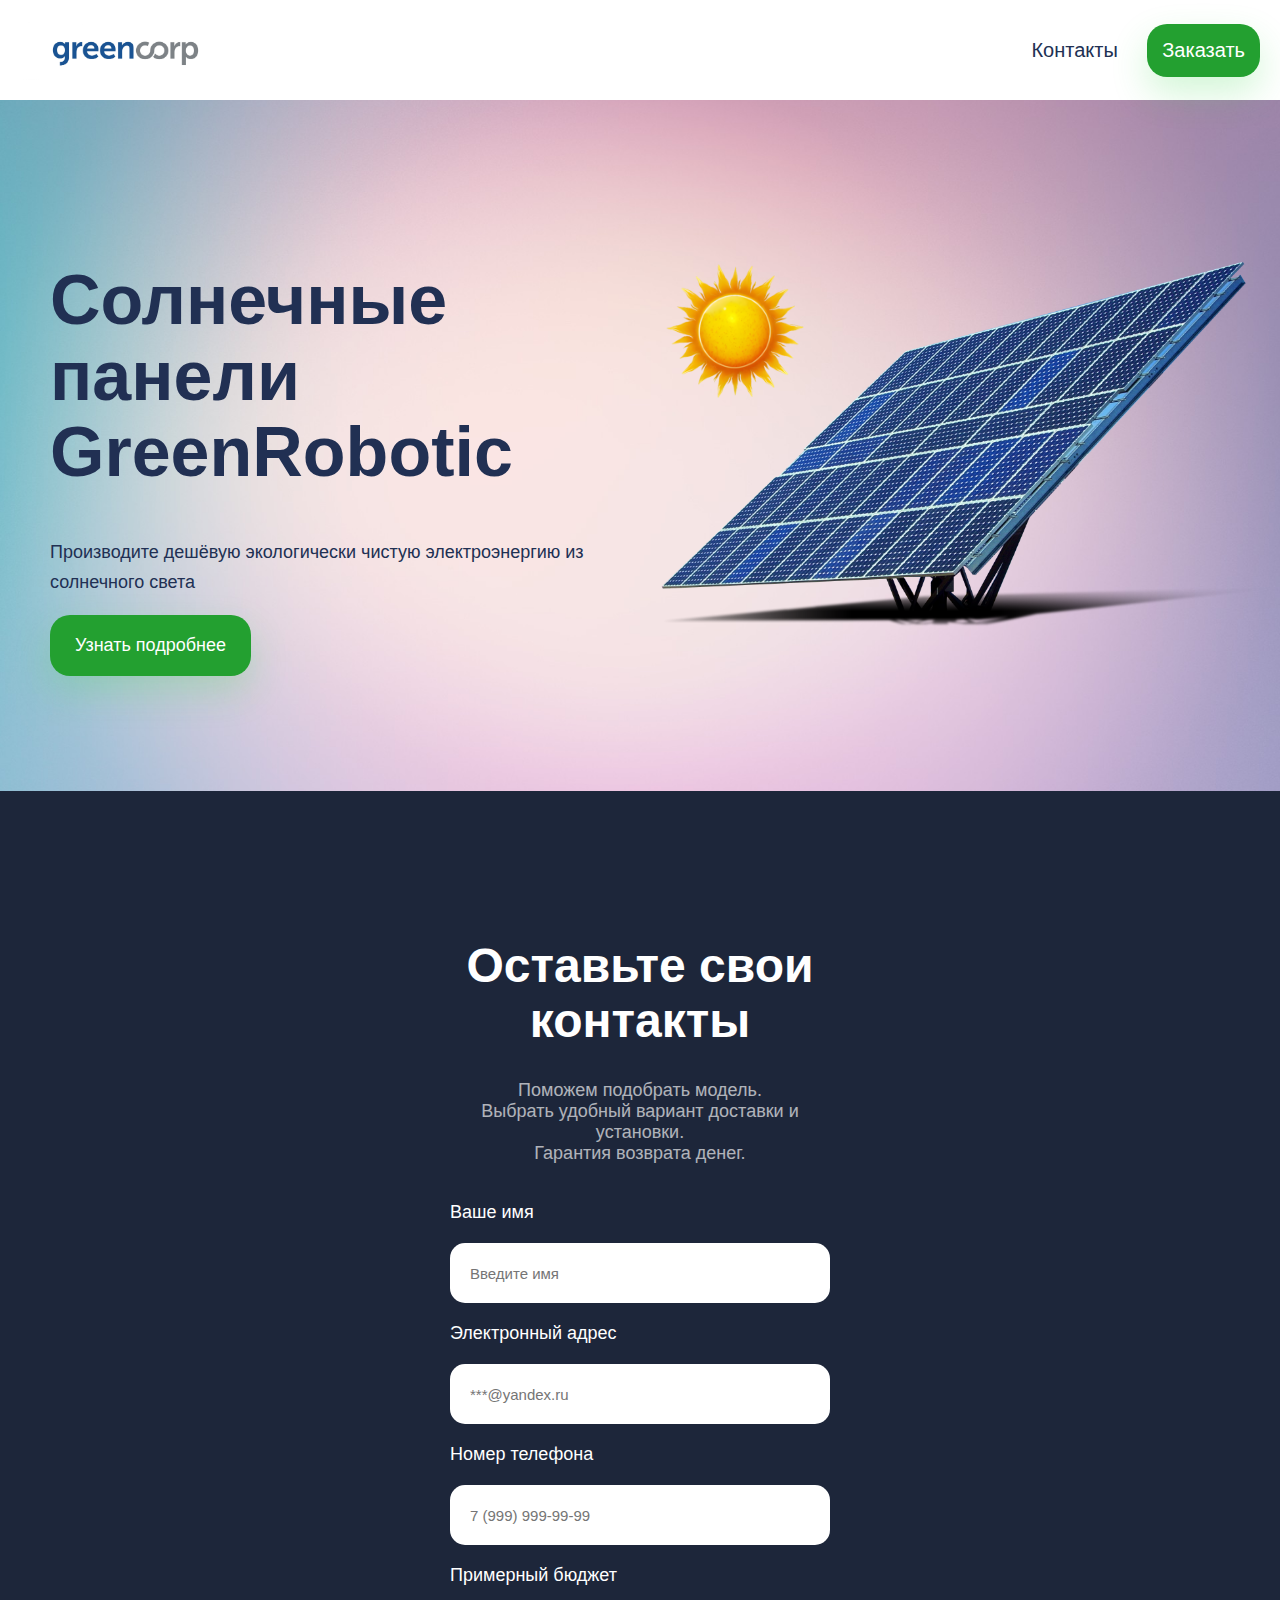
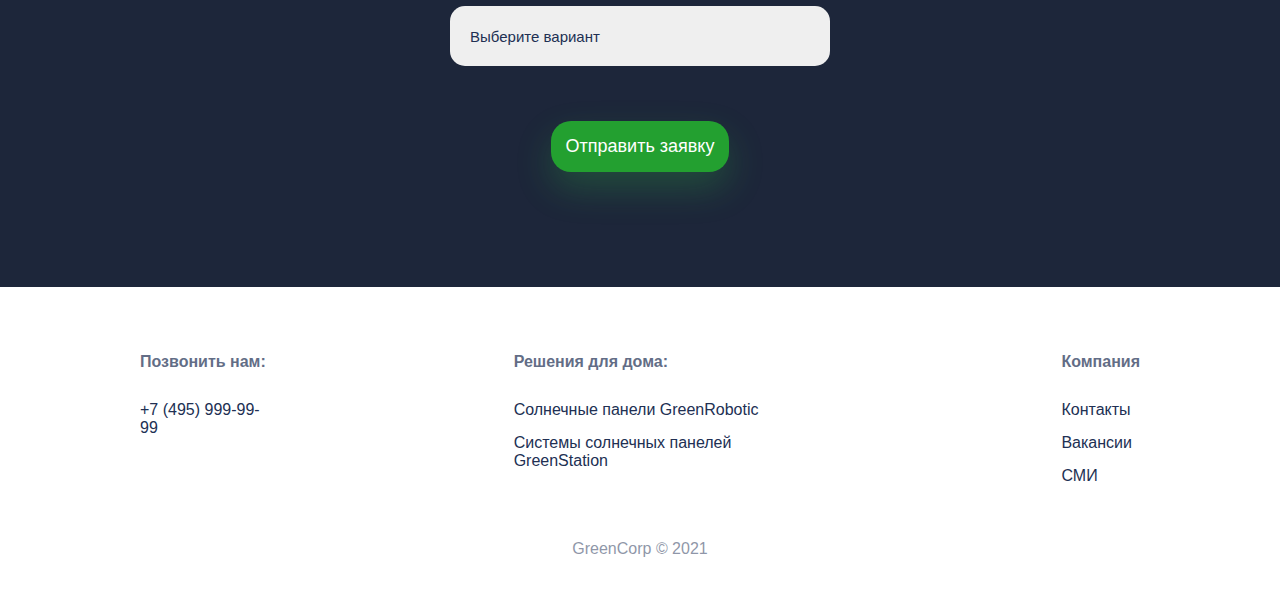
<file: index.html>
<!DOCTYPE html>
<html lang="en">
<head>
  <meta charset="UTF-8">
  <meta name="viewport" content="width=device-width, initial-scale=1.0">
  <title>Document</title>
  <link rel="stylesheet" href="./style.css">
  <link rel="stylesheet" href=" https://fonts.google.com/specimen/Raleway">
</head>
<body>
  <header> 
    <img class="header__logo" src="./img/Greencorp-logo-1-scaled.jpg">
    <div class="header control">
      <a href="#contacts">Контакты</a>
      <button>Заказать</button>
    </div>
  </header>
  <section class="about">
    <div class="about__info">
      <h1>Солнечные панели GreenRobotic</h1>
      <p>Производите дешёвую экологически чистую электроэнергию из солнечного света</p>
      <button>Узнать подробнее</button>
    </div>
    <div class="about__images">
      <img class="about__sun-images" src="./img/sun.png">
      <img class="about__image" src="./img/solar_panel_PNG126.png">
    </div>
  </section>
  <section class="form">
    <div class="form__container"></div>
      <h1>Оставьте свои контакты</h1>
      <p>Поможем подобрать модель. <br>Выбрать удобный вариант доставки и установки. <br>Гарантия возврата денег.</p>
      <form>
        <div class="form__group">
          <label for="name">Ваше имя</label>
            <input type="text" placeholder="Введите имя" id="name">
          <label for="email">Электронный адрес</label>
            <input type="text" placeholder="***@yandex.ru" id="email">
          <label for="phone">Номер телефона</label>
            <input type="number" placeholder="7 (999) 999-99-99" id="phone">
          <label for="budget">Примерный бюджет</label>
          <select id="budget">
            <option>Выберите вариант</option>
            <option value="10–30">10 000₽ – 30 000₽</option>
            <option value="30-60">30 000₽ – 60 000₽</option>
            <option value="60-100">60 000₽ – 100 000₽</option>
            <option value="100+">100 000₽</option>
          </select>
          </div>
          <div><button class="form__submit" type="submit">Отправить заявку</button></div>
        </div>
      </form>
    </div>
  </section>
  <footer>
    <div class="footer__container">
      <div class="footer__group">
        <h3>Позвонить нам:</h3>
        <div class="footer__links">
          <a href="#">+7 (495) 999-99-99</a>
        </div>
      </div>
      <div class="footer__group">
        <h3>Решения для дома:</h3>
          <div class="footer__links">
            <a href="#">Солнечные панели GreenRobotic</a>
            <a href="#">Системы солнечных панелей GreenStation</a>
          </div>
      </div>
      <div class="footer__group">
        <h3>Компания</h3>
          <div class="footer__links">
            <a href="#">Контакты</a>
            <a href="#">Вакансии</a>
            <a href="#">СМИ</a>
          </div>
      </div>
    </div>
    <div class="footer__copyright">GreenCorp © 2021</div>
  </footer>
</body>
</html>
</file>
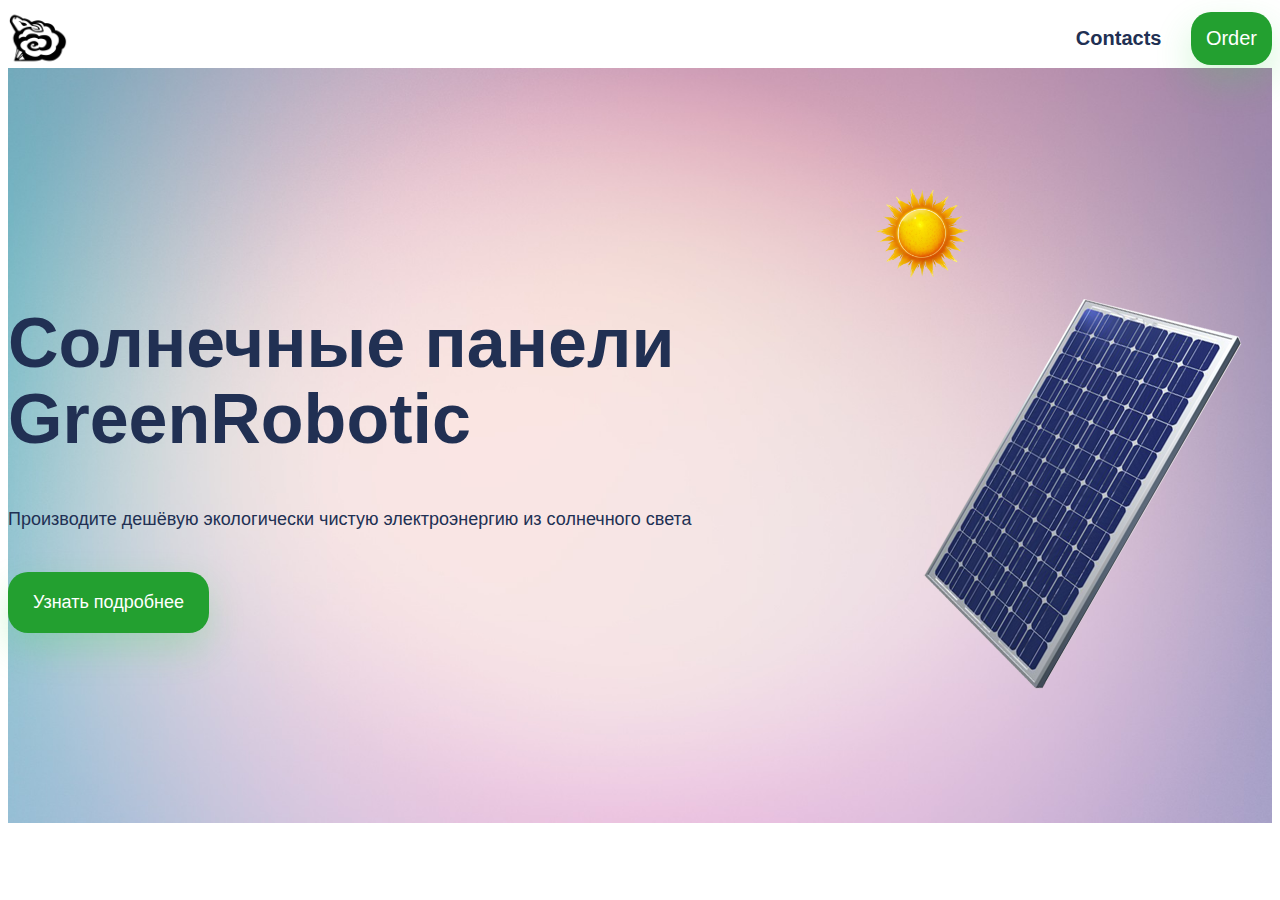
<file: script/index.html>
<!DOCTYPE html>
<html lang="en">
<head>
  <meta charset="UTF-8">
  <meta name="viewport" content="width=device-width, initial-scale=1.0">
  <title>Document</title>
  <link rel="stylesheet" href="../css/style.css">
  <link rel="stylesheet" href=" https://fonts.google.com/specimen/Raleway">
</head>
<body>
  <header>
    <img class="header__logo" src="../img/jhh.png">
    <div class="header control">
      <a href="#contacts">Contacts</a>
      <button>Order</button>
    </div>
  </header>
  <section class="about">
    <div class="about__info">
      <h1>Солнечные панели GreenRobotic</h1>
      <p>Производите дешёвую экологически чистую электроэнергию из солнечного света</p>
      <button>Узнать подробнее</button>
    </div>
    <div class="about__images">
      <img class="about__sun-images" src="../img/sun.png">
      <img class="about__image" src="../img/сол панель.png">
    </div>
  </section>
</body>
</html>
</file>
<file: style.css>
header {
  display: flex;
  justify-content: space-between;
  align-items: center;
  padding: 20px;
  top: 0;
  position: sticky;
  background-color: #ffffff;
  z-index: 1;
}
body {
  font-family: sans-serif;
  color: #213053;
  margin: 0px;
}
.header__logo {
  height: 60px;
}
a {
  text-decoration: none;
  color: #213053;
}
header a {
  font-size: 20px;
  font-weight: 600px;
  margin-right: 25px;
}
button {
  font-family: 'Raleway', sans-serif;
  font-size: 20px;
  color: #fff;
  background-color: #23a030;
  border: none;
  border-radius: 20px;
  cursor: pointer;
  box-shadow: 0 16px 36px rgb(52 213 68 / 22%);
  padding: 15px;
}
.about__image {
  width: 600px;
}
.about__sun-images {
  width: 150px;
  height: 150px;
  position: absolute;
}
.about {
  display: flex;
  justify-content: space-between;
  align-items: center;
  padding-top: 115px;
  padding-bottom: 115px;
  padding-right: 20px;
  padding-left: 15px;
}
.about h1 {
  font-size: 70px;
  line-height: 76px;
}
.about p {
  font-size: 18px;
  line-height: 30px;
  opacity: 0,8;
}
.about button {
  font-size: 18px;
  border-radius: 20px;
  padding: 20px 25px 20px 25px;
} 
.about {
  background: url('./img/фон.jpg') no-repeat;
  background-position: center;
  background-size: cover;
}
.about__info{
  max-width: 550px;
  padding-left: 35px;
}
.form__container{
  width: 550px;
}
.form {
  background-color: #1D263A;
  color: #fff;
  padding-top: 115px;
  padding-bottom: 115px;
  padding-left: 450px;
  padding-right: 450px;
  text-align: center;
}
.form h1 {
  font-size: 48px;
}
.form p {
  font-size: 18px;
  opacity: 0.65;
}
.form__group {
  display: flex;
  flex-direction: column;
  text-align: left;
  font-size: 18px;
  font-weight: 600px;
  padding-bottom: 15px;
}
.form__group input {
  font-size: 15px;
  color: #213053;
  height: 60px;
  padding: 0px 20px 0px 20px;
  border-radius: 15px;
  border: none;
  outline: none;
}
#budget {
  font-size: 15px;
  color: #213053;
  height: 60px;
  padding: 0px 20px 0px 20px;
  border-radius: 15px;
  border: none;
}
.form__submit {
  font-size: 18px;
  font-weight: 600px;
  margin-top: 40px;
}
select {
  appearance: none;
  outline: none;
}
label {
  margin-bottom: 20px;
  margin-top: 20px;
}
button:hover {
  transition: background-color 0.3s ease-in;
  background-color: #f6980c ;
  box-shadow: 0 16px 36px rgba(246 152 12 / 20%)
}
footer {
  padding: 50px 20px 50px 20px;
  font-size: 16px;
  font-weight: 600px;
}
.footer__container {
  display: flex;
  justify-content: center;
}
.footer__group {
  margin-right: 120px;
  margin-left: 120px;
}
.footer__group h3 {
  font-size: 16px;
  opacity: 0.7;
  margin-bottom: 30px;
}
.footer__links {
  display: flex;
  flex-direction: column;
}
.footer__links a {
  margin-bottom: 15px;
}
.footer__copyright {
margin-top: 40px;
text-align: center;
opacity: 0.5;
}
.about__sun-images {
  animation-name: rotate;
  animation-duration: 10s;
  animation-timing-function: linear;
  animation-iteration-count: infinite;
}
@keyframes rotate {
  from { transform:rotate(0deg); }
  to { transform: rotate(360deg); }
}
@media (max-width: 1024px) {
  .header__logo {
    padding-left: 15px;
    padding-right: 15px;
    height: 50px;
  }
  header a {
    font-size: 20px;
    font-weight: 500px;
  }
  header button {
    font-size: 20px;
    border-radius: 20px;
    padding: 20px 35px 20px 35px;
  }
  .header__control {
    padding-left: 20px;
    padding-right: 20px;
  }
  .about {
    padding-top: 60px;
    padding-bottom: 60px;
  }
  .about__info {
    padding-left: 20px;
    padding-right: 20px;
    margin-top: 70px;
    margin-bottom: 125px;
    max-width: 250px;
  }
  .about__images {
    padding-left: 20px;
    padding-right: 20px;
    max-width: 450px;
  }
  .about h1 {
    font-size: 46px;
    line-height: 40px;
  }
  .about p {
    font-size: 24px;
    line-height: 26px;
  } 
  .about__image {
    width: 400px;
  }
  .about__sun-images {
    width: 75px;
    height: 75px;
  }
  .about button {
    font-size: 18px;
    border-radius: 12px;
    padding: 20px 25px 20px 25px;
    margin-top: 25px;
  }
  .form {
    padding-left: 10px;
    padding-right: 10px;
    padding-top: 40px;
    padding-bottom: 40px;
  }
  .form h1 {
    font-size: 46px;
    line-height: 40px;
  }
  .form p {
    font-size: 24px;
  }
  .form__group input {
    font-size: 15px;
    height: 50px;
  }
  #budget {
    font-size: 15px;
    height: 50px;
  }
  label {
    margin-bottom: 10px;
    margin-top: 10px;
    font-size: 12px;
  }
  .form__submit {
    font-size: 24px;
    font-weight: 500px;
    margin-top: 40px;
  }  
  .footer__container{
    padding-left: 10px;
    padding-right: 10px;
    display: flex;
    justify-content: space-between;
  }
  .footer__group {
      margin-right: 10px;
      margin-left: 10px;
  } 
  footer {
    padding: 40px 10px 40px 10px;
    font-size: 12px;
    font-weight: 400px;
  }  
  .footer__group h3 {
    font-size: 20px;
    margin-bottom: 10px;
  }
}
@media (max-width: 720px) {
  .header__logo {
    padding-left: 15px;
    padding-right: 15px;
    height: 50px;
  }
  header a {
    font-size: 20px;
    font-weight: 500px;
  }
  header button {
    font-size: 20px;
    border-radius: 20px;
    padding: 20px 35px 20px 35px;
  }
  .header__control {
    padding-left: 20px;
    padding-right: 20px;
  }
  .about {
    padding-top: 60px;
    padding-bottom: 60px;
  }
  .about__info {
    padding-left: 20px;
    padding-right: 20px;
    margin-top: 70px;
    margin-bottom: 125px;
    max-width: 250px;
  }
  .about__images {
    padding-left: 20px;
    padding-right: 20px;
    max-width: 450px;
  }
  .about h1 {
    font-size: 46px;
    line-height: 40px;
  }
  .about p {
    font-size: 24px;
    line-height: 26px;
  } 
  .about__image {
    width: 300px;
  }
  .about__sun-images {
    width: 65px;
    height: 65px;
  }
  .about button {
    font-size: 18px;
    border-radius: 12px;
    padding: 20px 25px 20px 25px;
    margin-top: 25px;
  }
  .form {
    padding-left: 10px;
    padding-right: 10px;
    padding-top: 40px;
    padding-bottom: 40px;
  }
  .form h1 {
    font-size: 46px;
    line-height: 40px;
  }
  .form p {
    font-size: 24px;
  }
  .form__group input {
    font-size: 15px;
    height: 50px;
  }
  #budget {
    font-size: 15px;
    height: 50px;
  }
  label {
    margin-bottom: 10px;
    margin-top: 10px;
    font-size: 12px;
  }
  .form__submit {
    font-size: 24px;
    font-weight: 500px;
    margin-top: 40px;
  }  
  .footer__container{
    padding-left: 10px;
    padding-right: 10px;
    display: flex;
    justify-content: space-between;
  }
  .footer__group {
      margin-right: 10px;
      margin-left: 10px;
  } 
  footer {
    padding: 40px 10px 40px 10px;
    font-size: 12px;
    font-weight: 400px;
  }  
  .footer__group h3 {
    font-size: 20px;
    margin-bottom: 10px;
  }
}
@media (max-width: 540px) {
  .header__logo {
    padding-left: 10px;
    padding-right: 10px;
    height: 40px;
  }
  header a {
    font-size: 10px;
    font-weight: 400px;
  }
  header button {
    font-size: 10px;
    border-radius: 10px;
    padding: 10px 15px 10px 15px;
  }
  .header__control {
    padding-left: 10px;
    padding-right: 10px;
  }
  .about {
    padding-top: 40px;
    padding-bottom: 40px;
  }
  .about__info {
    padding-left: 10px;
    padding-right: 10px;
    margin-top: 50px;
    margin-bottom: 115px;
    max-width: 100px;
  }
  .about__images {
    padding-left: 10px;
    padding-right: 10px;
    max-width: 150px;
  }
  .about h1 {
    font-size: 26px;
    line-height: 30px;
  }
  .about p {
    font-size: 14px;
    line-height: 26px;
  } 
  .about__image {
    width: 180px;
  }
  .about__sun-images {
    width: 45px;
    height: 45px;
  }
  .about button {
    font-size: 8px;
    border-radius: 10px;
    padding: 10px 15px 10px 15px;
  }
  .form {
    padding-left: 10px;
    padding-right: 10px;
    padding-top: 40px;
    padding-bottom: 40px;
  }
  .form h1 {
    font-size: 26px;
    line-height: 30px;
  }
  .form p {
    font-size: 14px;
  }
  .form__group input {
    font-size: 10px;
    height: 40px;
  }
  #budget {
    font-size: 10px;
    height: 40px;
  }
  .form__submit {
    font-size: 18px;
    font-weight: 600px;
    margin-top: 40px;
    padding: 10px 15px 10px 15px;
  }
  label {
    margin-bottom: 10px;
    margin-top: 10px;
    font-size: 12px;
  }
  .form__submit {
    font-size: 8px;
    font-weight: 400px;
    margin-top: 40px;
  }  
  .footer__container{
    padding-left: 10px;
    padding-right: 10px;
    display: flex;
    justify-content: space-between;
  }
  .footer__group {
      margin-right: 10px;
      margin-left: 10px;
  } 
  footer {
    padding: 40px 10px 40px 10px;
    font-size: 12px;
    font-weight: 400px;
  }  
  .footer__group h3 {
    font-size: 12px;
    margin-bottom: 10px;
  }
}
@media (max-width: 320px) {
  .header__logo {
    padding-left: 10px;
    padding-right: 10px;
    height: 40px;
  }
  header a {
    font-size: 10px;
    font-weight: 400px;
  }
  header button {
    font-size: 10px;
    border-radius: 10px;
    padding: 10px 15px 10px 15px;
  }
  .header__control {
    padding-left: 10px;
    padding-right: 10px;
  }
  .about {
    padding-top: 40px;
    padding-bottom: 40px;
  }
  .about__info {
    padding-left: 10px;
    padding-right: 10px;
    margin-top: 50px;
    margin-bottom: 115px;
    max-width: 100px;
  }
  .about__images {
    padding-left: 10px;
    padding-right: 10px;
    max-width: 150px;
  }
  .about h1 {
    font-size: 26px;
    line-height: 30px;
  }
  .about p {
    font-size: 14px;
    line-height: 26px;
  } 
  .about__image {
    width: 180px;
  }
  .about__sun-images {
    width: 45px;
    height: 45px;
  }
  .about button {
    font-size: 8px;
    border-radius: 10px;
    padding: 10px 15px 10px 15px;
  }
  .form {
    padding-left: 10px;
    padding-right: 10px;
    padding-top: 40px;
    padding-bottom: 40px;
  }
  .form h1 {
    font-size: 26px;
    line-height: 30px;
  }
  .form p {
    font-size: 14px;
  }
  .form__group input {
    font-size: 10px;
    height: 40px;
  }
  #budget {
    font-size: 10px;
    height: 40px;
  }
  .form__submit {
    font-size: 18px;
    font-weight: 600px;
    margin-top: 40px;
    padding: 10px 15px 10px 15px;
  }
  label {
    margin-bottom: 10px;
    margin-top: 10px;
    font-size: 12px;
  }
  .form__submit {
    font-size: 8px;
    font-weight: 400px;
    margin-top: 40px;
  }  
  .footer__container{
    padding-left: 10px;
    padding-right: 10px;
    display: flex;
    justify-content: space-between;
  }
  .footer__group {
      margin-right: 10px;
      margin-left: 10px;
  } 
  footer {
    padding: 40px 10px 40px 10px;
    font-size: 12px;
    font-weight: 400px;
  }  
  .footer__group h3 {
    font-size: 12px;
    margin-bottom: 10px;
  }
}
</file>
<file: css/style.css>
header {
  display: flex;
  justify-content: space-between;
  align-items: center;
}
body {
  font-family: sans-serif;
  color: #213053;
}
.header__logo {
  height: 60px;
}
a {
  text-decoration: none;
  color: #213053;
}
header a {
  font-size: 20px;
  font-weight: 600;
  margin-right: 25px;
}
button {
  font-family: 'Raleway', sans-serif;
  font-size: 20px;
  color: #fff;
  background-color: #23a030;
  border: none;
  border-radius: 20px;
  cursor: pointer;
  box-shadow: 0 16px 36px rgb(52 213 68 / 22%);
  padding: 15px;
  margin: 0px;
}
.about images {
  width: 500px;
}
.about__sun-images {
  width: 100px;
  height: 100px;
}
.about {
  display: flex;
  justify-content: space-around;
  align-items: center;
  padding-top: 115px;
  padding-bottom: 115px;
}
.about h1 {
  font-size: 70px;
  line-height: 76px;
}
.about p {
  font-size: 18px;
  line-height: 30px;
  opacity: 0,8;
}
.about button {
  font-size: 18px;
  border-radius: 20px;
  padding: 20px 25px;
  margin-top: 20px;
} 
.about info {
  max-width: 550px;
}
.about {
  background: url('../img/фон.jpg') no-repeat;
  background-position: center;
  background-size: cover;
}
</file>
